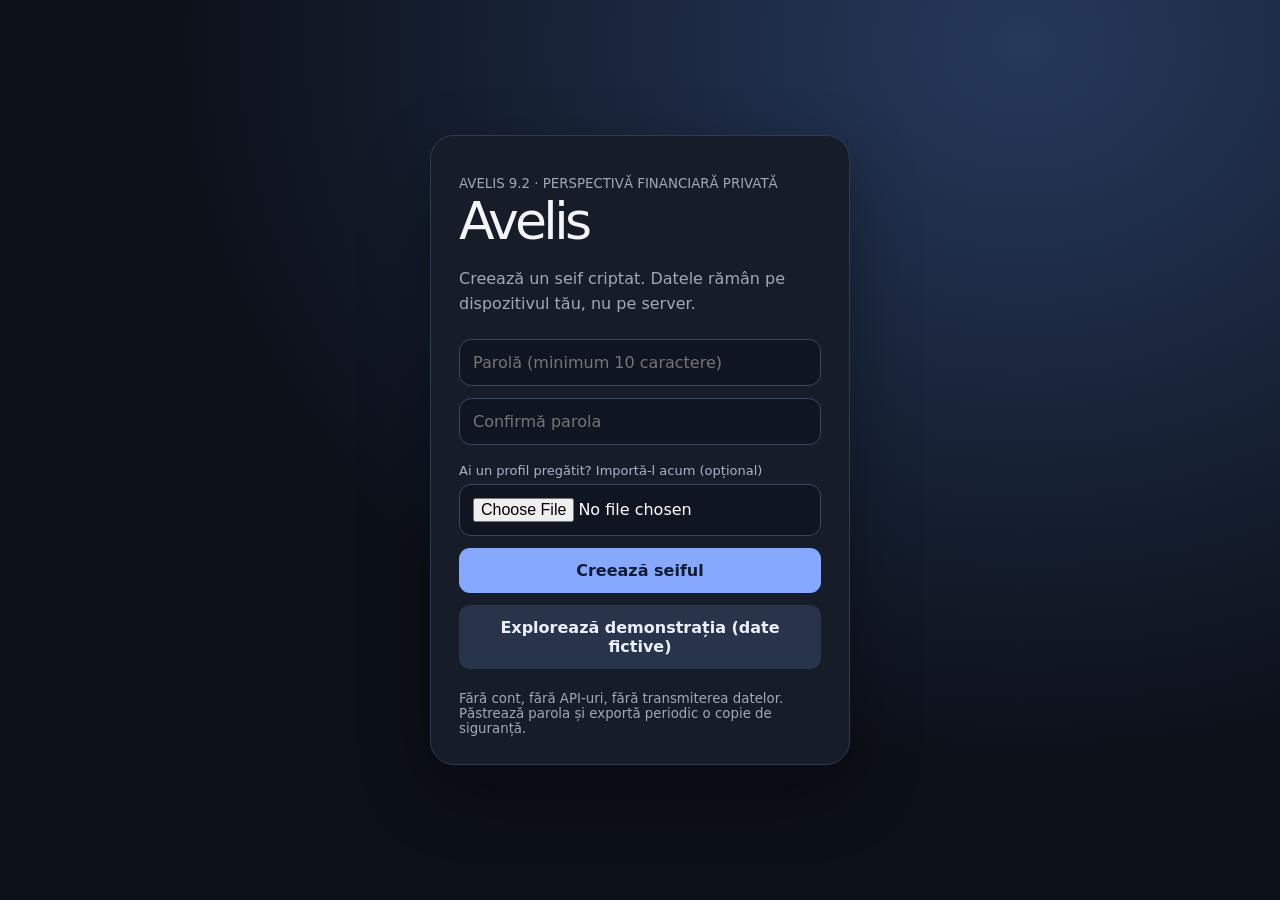
<file: docs/index.html>
<!doctype html><html lang="ro"><head><meta charset="utf-8"><meta http-equiv="Content-Security-Policy" content="default-src 'self'; script-src 'self'; style-src 'self' 'unsafe-inline'; img-src 'self' data: blob:; connect-src 'self'; object-src 'none'; base-uri 'none'; form-action 'none'; worker-src 'self'"><meta name="referrer" content="no-referrer"><meta name="description" content="Avelis — local-first financial planning and transaction analysis."><meta name="viewport" content="width=device-width,initial-scale=1,viewport-fit=cover"><meta name="theme-color" content="#0b1019"><meta name="apple-mobile-web-app-capable" content="yes"><meta name="apple-mobile-web-app-status-bar-style" content="black-translucent"><link rel="apple-touch-icon" href="./icon-192.png"><link rel="manifest" href="./manifest.webmanifest"><link rel="stylesheet" href="./style.css?v=9.2"><title>Avelis</title></head><body><div id="app"><noscript>Activează JavaScript pentru a utiliza Avelis.</noscript></div><script src="./app.js?v=9.2" defer></script><script src="./vault.js?v=9.2" defer></script></body></html>
</file>
<file: docs/style.css>
.avelis-root{color-scheme:dark;--bg:#0a1019;--panel:#121c29;--border:#273647;--muted:#a0b1c4;--text:#edf4fa;--mint:#6ee7bd;--red:#ff9aab;--amber:#ffd191;--blue:#87b9ff}
.avelis-root *{box-sizing:border-box}
.avelis-root{margin:0;background:radial-gradient(ellipse at 85% 0,#152c3c 0,transparent 40%),var(--bg);font:15px/1.55 -apple-system,BlinkMacSystemFont,"Segoe UI",sans-serif;color:var(--text)}
.avelis-root button,.avelis-root input,.avelis-root select,.avelis-root textarea{font:inherit;color:inherit}
.avelis-root button{cursor:pointer;border:1px solid var(--border);border-radius:10px;background:#203244;padding:10px 15px;font-weight:600}
.avelis-root button:hover{background:#2d4357}
.avelis-root button.primary{background:var(--mint);color:#09251e;border:0}
.avelis-root button.danger{color:var(--red)}
.avelis-root button:disabled{opacity:.45;cursor:not-allowed}
.avelis-root input,.avelis-root select,.avelis-root textarea{width:100%;background:#0b1420;border:1px solid #344456;border-radius:9px;padding:10px 12px;min-height:44px}
.avelis-root input[type=checkbox]{width:18px;min-height:18px;accent-color:var(--mint)}
.avelis-root input:focus,.avelis-root select:focus,.avelis-root textarea:focus{outline:2px solid var(--mint);outline-offset:1px}
.avelis-root label{display:block;color:var(--muted);font-size:12px;font-weight:600;letter-spacing:.02em}
.avelis-root label input,.avelis-root label select{display:block;margin-top:5px;font-size:16px;color:var(--text)}
.avelis-root aside{position:fixed;top:0;bottom:0;width:224px;background:#0d1621;border-right:1px solid var(--border);padding:25px 15px;display:flex;flex-direction:column;gap:22px}
.avelis-root .brand{font-size:21px;font-weight:750;letter-spacing:-.06em;padding:0 8px}
.avelis-root .brand em{font-style:normal;color:var(--mint)}
.avelis-root .brand small{display:block;font-size:10px;letter-spacing:.15em;color:var(--muted);font-weight:500}
.avelis-root nav{display:flex;flex-direction:column;gap:5px}
.avelis-root nav button{text-align:left;background:transparent;border-color:transparent;color:var(--muted);font-weight:500}
.avelis-root nav button.active{background:#203244;border-color:#345165;color:var(--mint)}
.avelis-root aside footer{margin-top:auto;font-size:11px;color:var(--muted)}
.avelis-root main{margin-left:224px;padding:35px 4vw 70px;max-width:1650px}
.avelis-root header{display:flex;align-items:center;justify-content:space-between;gap:10px;margin-bottom:25px}
.avelis-root h1{font-size:clamp(26px,3vw,38px);letter-spacing:-.045em;line-height:1.2;margin:0 0 6px}
.avelis-root h2{font-size:19px;letter-spacing:-.02em;margin:0 0 14px}
.avelis-root h3{font-size:15px;margin:0 0 8px}
.avelis-root p{margin:5px 0 15px}
.avelis-root .muted,.avelis-root small{color:var(--muted)}
.avelis-root .tiny{font-size:12px}
.avelis-root .eyebrow{font-size:11px;letter-spacing:.14em;text-transform:uppercase;color:var(--mint);font-weight:700}
.avelis-root .grid{display:grid;gap:14px;grid-template-columns:repeat(auto-fit,minmax(210px,1fr));margin-bottom:16px}
.avelis-root .two{grid-template-columns:repeat(2,minmax(0,1fr))}
.avelis-root .card{background:linear-gradient(150deg,#162333,#111b27);border:1px solid var(--border);border-radius:16px;padding:19px;min-width:0;margin-bottom:15px}
.avelis-root .grid>.card{margin:0}
.avelis-root .metric{font-size:clamp(24px,3vw,33px);font-weight:700;letter-spacing:-.045em;font-variant-numeric:tabular-nums;line-height:1.3;margin:8px 0}
.avelis-root .good{color:var(--mint)}
.avelis-root .bad{color:var(--red)}
.avelis-root .warn{color:var(--amber)}
.avelis-root .row{display:flex;align-items:center;justify-content:space-between;gap:12px;flex-wrap:wrap}
.avelis-root .fields{display:grid;grid-template-columns:repeat(auto-fit,minmax(145px,1fr));gap:13px;margin:12px 0}
.avelis-root .tablewrap{overflow-x:auto}
.avelis-root table{width:100%;border-collapse:collapse;font-size:13px;text-align:left;white-space:nowrap}
.avelis-root th{color:var(--muted);font-size:11px;font-weight:600;text-transform:uppercase;letter-spacing:.04em}
.avelis-root th,.avelis-root td{padding:11px 10px;border-bottom:1px solid var(--border)}
.avelis-root td.num,.avelis-root th.num{text-align:right;font-variant-numeric:tabular-nums}
.avelis-root tr:last-child td{border:0}
.avelis-root .pill{display:inline-block;padding:3px 9px;border-radius:20px;background:#24384a;color:var(--muted);font-size:11px}
.avelis-root .bar{height:9px;border-radius:8px;background:#25384a;overflow:hidden;display:flex;margin:12px 0}
.avelis-root .bar span{height:100%}
.avelis-root .notice{padding:12px 14px;border-left:3px solid var(--amber);background:#382f26;border-radius:5px;color:#ffe0ba;font-size:13px;margin:12px 0}
.avelis-root .line{border-top:1px solid var(--border);margin:12px 0}
.avelis-root .chart{width:100%;height:auto;display:block}
.avelis-root .debt{border:1px solid var(--border);border-radius:12px;padding:15px;margin:12px 0;background:#101b28}
.avelis-root .debt summary{cursor:pointer;list-style:none;display:flex;justify-content:space-between;gap:8px;align-items:center}
.avelis-root .debt summary::-webkit-details-marker{display:none}
.avelis-root .debt summary:after{content:"+";color:var(--muted)}
.avelis-root .debt[open] summary:after{content:"−"}
.avelis-root .check{display:flex;align-items:center;gap:8px;margin:10px 0;color:var(--text);font-size:14px}
.avelis-root .check input{margin:0}
.avelis-root .status{font-size:12px;color:var(--muted)}
.avelis-root .actions{display:flex;gap:8px;flex-wrap:wrap}
.avelis-root .calendar{display:grid;grid-template-columns:repeat(7,minmax(0,1fr));gap:5px}
.avelis-root .day{padding:7px;min-height:66px;border-radius:8px;border:1px solid var(--border);font-size:11px;overflow:hidden}
.avelis-root .day b{display:block;font-size:13px}
.avelis-root .day.negative{background:#3c2631}
.avelis-root .day.positive{background:#15352e}
.avelis-root .dayhead{text-align:center;color:var(--muted);font-size:12px}
.avelis-root .blank{border:0}
.avelis-root .mobile-title{display:none}
.avelis-root #toast{position:fixed;right:15px;bottom:15px;background:#263c4d;padding:10px 16px;border:1px solid var(--border);border-radius:10px;z-index:10;display:none}
.avelis-root a{color:var(--blue)}
@container avelis (max-width:760px){.avelis-root aside{position:sticky;top:0;width:100%;height:auto;padding:12px 12px 7px;gap:7px;z-index:5;background:#0d1621f5;backdrop-filter:blur(20px);border-right:0;border-bottom:1px solid var(--border)}
.avelis-root aside footer{display:none}
.avelis-root nav{flex-direction:row;overflow-x:auto;scrollbar-width:none}
.avelis-root nav button{white-space:nowrap;padding:7px 10px;font-size:13px}
.avelis-root .brand{font-size:18px}
.avelis-root .brand small{display:inline;margin-left:10px}
.avelis-root main{margin:0;padding:20px 14px 50px}
.avelis-root .grid{grid-template-columns:repeat(2,minmax(0,1fr));gap:9px}
.avelis-root .two{grid-template-columns:1fr}
.avelis-root .card{padding:14px;border-radius:13px}
.avelis-root .metric{font-size:25px}
.avelis-root .fields{grid-template-columns:repeat(2,minmax(0,1fr))}
.avelis-root .day{padding:4px;min-height:54px;font-size:9px}
.avelis-root header{align-items:flex-start}
.avelis-root header .status{max-width:85px;text-align:right}
.avelis-root .wide{grid-column:1/-1}}
@container avelis (max-width:365px){.avelis-root .fields{grid-template-columns:1fr}
.avelis-root .metric{font-size:22px}}
@media print{.avelis-root aside,.avelis-root button,.avelis-root #toast{display:none!important}
.avelis-root main{margin:0;color:black;background:white}
.avelis-root .card{background:white;border:1px solid #ddd;color:black}
.avelis-root{background:white;color:black}}
.avelis-root{--bg:#080c14;--panel:#101927;--border:#263448;--text:#f0f5fb;--muted:#98a9bf;--mint:#86a8ff;--red:#ff889d;--amber:#ffd08b;--blue:#c2a9fa;--shadow:0 22px 50px #0003}
.avelis-root{scroll-behavior:smooth}
.avelis-root{background:radial-gradient(ellipse at 90% -10%,#203d4c 0,transparent 42%),radial-gradient(ellipse at 30% 80%,#17223c 0,transparent 50%),var(--bg);background-attachment:fixed;letter-spacing:-.012em}
.avelis-root aside{width:244px;padding:28px 18px;background:#101722d9;backdrop-filter:blur(30px);border-color:#ffffff0e;gap:30px}
.avelis-root .brand{font-size:27px;display:flex;align-items:center;gap:11px;letter-spacing:-.055em}
.avelis-root .brand small{font-size:9px;letter-spacing:.17em;margin-top:2px}
.avelis-root .brand-icon{width:43px;height:43px;border-radius:14px;background:linear-gradient(140deg,#7cecc6,#257a6e);box-shadow:0 7px 25px #54d5b335;display:grid;place-items:center;color:#09271f;flex:none}
.avelis-root .brand-icon svg{width:27px;height:27px}
.avelis-root nav button{display:flex;align-items:center;gap:12px;padding:12px 14px;border-radius:13px;font-size:14px}
.avelis-root nav button svg{width:19px;height:19px;flex:none;stroke-width:1.7}
.avelis-root nav button.active{background:linear-gradient(110deg,#28534891,#1a2e3e70);border:1px solid #86a8ff25;box-shadow:inset 3px 0 #86a8ff;color:#b2f6df}
.avelis-root main{margin-left:244px;max-width:1800px;padding:37px clamp(22px,3.2vw,64px) 70px}
.avelis-root header{margin-bottom:28px}
.avelis-root h1{font-weight:650;font-size:clamp(30px,3.2vw,46px)}
.avelis-root h2{font-weight:650;font-size:19px}
.avelis-root header .status{padding:9px 12px;border:1px solid var(--border);border-radius:30px;background:#ffffff06;white-space:nowrap}
.avelis-root .header-actions{display:flex;gap:8px;align-items:center}
.avelis-root .theme-toggle{padding:8px 13px;border-radius:30px;background:transparent}
.avelis-root .card{position:relative;overflow:hidden;background:linear-gradient(142deg,#ffffff08,#ffffff02),var(--panel);box-shadow:var(--shadow);border:1px solid #a8c7f019;border-radius:22px;padding:22px}
.avelis-root .grid{gap:14px}
.avelis-root .metric{font-weight:650;font-size:clamp(25px,2.6vw,37px)}
.avelis-root .grid>.card:before{content:"";position:absolute;top:0;left:20px;right:20px;height:1px;background:linear-gradient(90deg,transparent,#9cc0e54a,transparent)}
.avelis-root button{border-radius:12px;background:#25364a;color:var(--text);transition:background .18s,transform .18s}
.avelis-root button:active{transform:scale(.98)}
.avelis-root button.primary{background:linear-gradient(135deg,#8bf5ce,#54cba0);box-shadow:0 5px 18px #4bcba328}
.avelis-root input,.avelis-root select,.avelis-root textarea{background:#080f1b90;border-color:#61789655;border-radius:12px}
.avelis-root .debt{background:#ffffff03;border-radius:16px}
.avelis-root .bar{height:12px;border-radius:12px}
.avelis-root .notice{border:1px solid #e7b46e35;background:#b9873413;border-radius:13px;color:var(--amber);border-left:3px solid var(--amber)}
.avelis-root .hero{display:grid;grid-template-columns:minmax(0,1.5fr) minmax(170px,.75fr);gap:24px;align-items:center;padding:30px;min-height:220px;background:radial-gradient(ellipse at 85% 45%,#377d682f,transparent 60%),linear-gradient(120deg,#162d3b,#14212c 65%,#102526);border-color:#78e8b937}
.avelis-root .hero .big{font-size:clamp(42px,6vw,76px);font-weight:610;letter-spacing:-.07em;line-height:1.06;margin:12px 0}
.avelis-root .hero .hero-sub{max-width:540px;color:#a9c5cb}
.avelis-root .hero .orbit{max-width:220px;width:100%;justify-self:center}
.avelis-root .hero .orbit text{fill:#e8f8f2}
.avelis-root .hero .pill{background:#65e8b41a;color:#a6f0d6}
.avelis-root .hero .actions{margin-top:18px}
.avelis-root .hero .actions button:not(.primary){background:#ffffff08}
.avelis-root .chart-shell{position:relative}
.avelis-root .chart-tip{position:absolute;top:10px;right:10px;white-space:pre-line;pointer-events:none;padding:9px 13px;border-radius:12px;background:var(--panel);border:1px solid var(--border);box-shadow:var(--shadow);font-size:12px;display:none;z-index:2}
.avelis-root .chart{touch-action:pan-y;overflow:visible}
.avelis-root .chart text{fill:var(--muted)}
.avelis-root .chart-axis{stroke:var(--border)}
.avelis-root .chart-glow{filter:drop-shadow(0 0 6px #86a8ff55)}
.avelis-root .kicker{font-size:10px;letter-spacing:.18em;color:var(--mint);font-weight:700;text-transform:uppercase}
.avelis-root .syncbox{border:1px solid var(--border);border-radius:14px;padding:15px;margin:10px 0;background:#ffffff04}
.avelis-root .syncbox .row{margin:5px 0}
.avelis-root .bottom-caption{font-size:11px;color:var(--muted)}
.avelis-root .day{min-height:74px;border-radius:12px}
.avelis-root .day.positive{background:#54cba014}
.avelis-root .day.negative{background:#fa77941c}
.avelis-root .tablewrap{border-radius:10px}
.avelis-root .card .row+.row{margin-top:8px}
.avelis-root .mini-nav{display:none}
.avelis-root .progress-row{margin:11px 0}
.avelis-root .progress-row .bar{margin:7px 0}
.avelis-root .fade-in{animation:appear .28s ease-out both}
@keyframes appear{from{opacity:0;transform:translateY(5px)}to{opacity:1;transform:translateY(0)}}
.avelis-root[data-theme=light]{color-scheme:light;--bg:#eef2f7;--panel:#fcfdff;--border:#d9e1ed;--text:#14243a;--muted:#54677c;--mint:#087a58;--red:#b33952;--amber:#905d00;--blue:#2364aa;--shadow:0 12px 35px #24405b0c}
.avelis-root[data-theme=light]{background:radial-gradient(ellipse at 95% 0,#cde8e1,transparent 50%),var(--bg)}
.avelis-root[data-theme=light] aside{background:#f7faffdf;border-color:var(--border)}
.avelis-root[data-theme=light] nav button.active{background:#d9eee6;color:#086748;box-shadow:inset 3px 0 #087a58}
.avelis-root[data-theme=light] button{background:#e9eff7;color:var(--text)}
.avelis-root[data-theme=light] input,.avelis-root[data-theme=light] select,.avelis-root[data-theme=light] textarea{background:#f3f6fa}
.avelis-root[data-theme=light] .hero{background:radial-gradient(ellipse at 85% 45%,#a9e1ca,transparent 70%),#e6f5f0}
.avelis-root[data-theme=light] .hero .orbit text{fill:#16362d}
.avelis-root[data-theme=light] .hero .hero-sub{color:#426b62}
.avelis-root[data-theme=light] .hero .pill{color:#086748}
.avelis-root[data-theme=light] .pill{background:#e5edf4;color:#456079}
.avelis-root[data-theme=light] .bar{background:#e1e8ef}
.avelis-root[data-theme=light] .card{border-color:#dbe4ee}
.avelis-root[data-theme=light] .debt{background:#f7f9fc}
.avelis-root[data-theme=light] #toast{background:#fff}
.avelis-root[data-theme=light] .day.positive{background:#dff2e9}
.avelis-root[data-theme=light] .day.negative{background:#fbe3e9}
@container avelis (max-width:760px){.avelis-root aside{position:sticky;top:0;width:100%;padding:calc(8px + env(safe-area-inset-top)) 15px 9px;gap:9px;background:#101722ec;z-index:6}
.avelis-root .brand{font-size:22px}
.avelis-root .brand-icon{width:31px;height:31px;border-radius:10px}
.avelis-root .brand-icon svg{width:21px;height:21px}
.avelis-root .brand small{display:block;margin:0;font-size:8px}
.avelis-root nav{gap:5px;overflow:auto}
.avelis-root nav button{padding:8px 11px;font-size:12px;gap:5px;flex:none}
.avelis-root nav button svg{width:15px;height:15px}
.avelis-root main{margin:0;padding:19px 13px calc(42px + env(safe-area-inset-bottom))}
.avelis-root header{margin-bottom:16px;gap:5px}
.avelis-root h1{font-size:29px}
.avelis-root header .status{font-size:10px;padding:6px 8px;max-width:100px;white-space:normal}
.avelis-root .header-actions{flex-direction:column;align-items:flex-end;gap:5px}
.avelis-root .theme-toggle{padding:5px 10px;font-size:12px}
.avelis-root .card{border-radius:18px;padding:16px}
.avelis-root .hero{grid-template-columns:1fr;gap:4px;padding:20px}
.avelis-root .hero .big{font-size:52px}
.avelis-root .hero .orbit{display:none}
.avelis-root .hero .hero-sub{font-size:13px}
.avelis-root .hero .actions{margin-top:12px}
.avelis-root .grid{gap:8px}
.avelis-root .grid>.card{padding:13px}
.avelis-root .metric{font-size:25px}
.avelis-root .day{min-height:54px;font-size:9px;padding:3px}
.avelis-root .chart{min-height:125px}
.avelis-root h2{font-size:17px}
.avelis-root .tiny{font-size:11px}
.avelis-root .hero .actions button{font-size:12px;padding:9px 11px}
.avelis-root .fields{gap:8px}
.avelis-root label input,.avelis-root label select{font-size:16px}
.avelis-root #toast{bottom:calc(15px + env(safe-area-inset-bottom));max-width:90vw}}
@media (prefers-reduced-motion:reduce){.avelis-root *,.avelis-root *::before,.avelis-root *::after{animation:none!important;transition:none!important;scroll-behavior:auto!important}}
.avelis-host{height:100%;padding:0!important;overflow:hidden!important;container:avelis / inline-size}.avelis-root{height:100%;overflow:auto;position:relative;isolation:isolate;container:avelis / inline-size;font-family: -apple-system,BlinkMacSystemFont,system-ui,sans-serif;--bg:#101a1b;--panel:#172624;--border:#344840;--text:#edf4ec;--muted:#a9bdb3;--mint:#86a8ff;--blue:#a5c8e6;--red:#f1a2a3;--amber:#e1bc87;background:radial-gradient(ellipse at 90% 0,#274139 0,transparent 50%),var(--bg)}.avelis-root aside{position:sticky;top:0;height:100%;float:left;background:#12201fe8;width:208px;z-index:5}.avelis-root main{margin-left:208px;max-width:1600px;padding:26px 28px 50px}.avelis-root .brand{font-size:29px;font-weight:550;letter-spacing:-.06em}.avelis-root .brand-icon{background:#86a8ff;color:#18342b}.avelis-root .brand small{letter-spacing:.1em}.avelis-root .card{border-radius:19px;box-shadow:0 10px 35px #0002}.avelis-root .hero{background:radial-gradient(ellipse at 90% 55%,#538f6f3d,transparent 65%),linear-gradient(135deg,#244139,#182a2c);border-color:#86a8ff44}.avelis-root #toast{position:sticky;bottom:12px;margin:0 auto;z-index:30;right:auto;left:auto;width:max-content;max-width:95%;transform:none}.avelis-root #view{animation:avelis-in .28s ease both}.avelis-root button{min-height:36px}.avelis-root .chart-tip{white-space:pre-line}.avelis-root .profile-row{display:flex;align-items:center;justify-content:space-between;gap:10px;border-bottom:1px solid var(--border);padding:12px 0}.avelis-root .profile-row:last-child{border:0}.avelis-root .profile-row p{margin:3px 0;font-size:12px}.avelis-root .intelligence-grid{display:grid;grid-template-columns:1fr 1fr;gap:12px}.avelis-root .intelligence-grid>.card{margin:0}.avelis-root .signal{font-size:11px;letter-spacing:.1em;color:var(--mint)}.avelis-root .profile-progress{height:8px;border-radius:9px;overflow:hidden;background:var(--border)}.avelis-root .profile-progress span{display:block;height:100%;background:var(--mint);transition:width .4s}.avelis-root[data-theme=light]{--bg:#edf3ef;--panel:#fff;--border:#d6e2dc;--text:#23382f;--muted:#516d61;--mint:#14744f;background:radial-gradient(ellipse at 90% 0,#cce6d6,transparent 50%),var(--bg)}.avelis-root[data-theme=light] aside{background:#f4faf6}.avelis-root[data-theme=light] .hero{background:linear-gradient(135deg,#d6f0e0,#e9f5ee)}@keyframes avelis-in{from{opacity:0;transform:translateY(7px)}to{opacity:1;transform:translateY(0)}}@container avelis (max-width:900px){.avelis-root aside{width:100%;height:auto;float:none;position:sticky;top:0;display:block;padding:9px 12px;background:#12201fef}.avelis-root aside footer{display:none}.avelis-root nav{display:flex;flex-direction:row;overflow-x:auto;gap:4px;padding-top:7px;scrollbar-width:none}.avelis-root nav button{white-space:nowrap;flex:none;min-height:38px}.avelis-root main{margin:0;padding:16px 12px 44px}.avelis-root .brand{font-size:24px}.avelis-root .brand small{display:none}.avelis-root .intelligence-grid{grid-template-columns:1fr}.avelis-root .grid{grid-template-columns:repeat(2,minmax(0,1fr))}.avelis-root .grid.two{grid-template-columns:1fr}.avelis-root .fields{grid-template-columns:repeat(2,minmax(0,1fr))}.avelis-root .hero{grid-template-columns:1fr}.avelis-root .hero .orbit{display:none}.avelis-root .card{padding:15px}.avelis-root h1{font-size:27px}.avelis-root .metric{font-size:clamp(19px,5vw,27px)}}@container avelis (max-width:420px){.avelis-root .fields{grid-template-columns:1fr}.avelis-root .calendar .day{font-size:9px}.avelis-root .metric{font-size:20px}}@media(prefers-reduced-motion:reduce){.avelis-root #view{animation:none}.avelis-root .profile-progress span{transition:none}}
html,body{margin:0;height:100%;background:#101a1b;font-family:system-ui}body{overflow:hidden}.avelis-root{height:100dvh}.entry{min-height:100dvh;display:grid;place-items:center;padding:24px;box-sizing:border-box;background:radial-gradient(ellipse at 80% 10%,#325247,transparent 60%),#101a1b;color:#e8f4eb}.entry section{width:min(100%,420px);padding:28px;box-sizing:border-box;background:#172624;border:1px solid #375247;border-radius:24px;box-shadow:0 30px 80px #0005}.entry h1{font-size:40px;font-weight:500;letter-spacing:-.07em;margin:0}.entry p{color:#b1c7bb;line-height:1.55}.entry input,.entry button{font:inherit;box-sizing:border-box;width:100%;padding:13px;border-radius:12px;margin:6px 0}.entry input{background:#0d1917;color:white;border:1px solid #456657;font-size:16px}.entry button{background:#86a8ff;color:#18342b;border:0;font-weight:650;cursor:pointer}.entry button.secondary{background:#283e36;color:#dbefe4}.entry small{display:block;color:#b1c7bb;margin-top:12px}.entry #error{color:#ffacac}.avelis-root aside{padding-top:calc(20px + env(safe-area-inset-top))}@media(max-width:900px){.avelis-root aside{padding-top:calc(8px + env(safe-area-inset-top))}.avelis-root main{padding-bottom:calc(40px + env(safe-area-inset-bottom))}}
/* v2: editorial dashboard and bottom navigation */
.avelis-root{--bg:#0b1517;--panel:#142325;--text:#eef3e9;--muted:#9db0ad;--border:#29413f;--mint:#86a8ff;background:radial-gradient(ellipse at 100% 0%,#294c44,transparent 45%),var(--bg)}
.avelis-root .card{background:linear-gradient(135deg,#ffffff06,transparent),var(--panel);border:1px solid var(--border);border-radius:24px}.avelis-root main{max-width:1480px;padding:34px clamp(20px,4vw,64px) 86px}.avelis-root nav button{min-height:52px}.avelis-root #view.fade-in{animation:v2appear .38s cubic-bezier(.2,.7,.2,1) both}
.v2hero{position:relative;isolation:isolate;overflow:hidden;border-radius:30px;padding:32px 34px;margin-bottom:18px;background:radial-gradient(ellipse at 87% 23%,#417b62,transparent 58%),linear-gradient(130deg,#213f39,#162c30 65%,#1c413c);border:1px solid #9edcc74d;box-shadow:0 20px 70px #0004;color:#eef7e9}.v2glow{position:absolute;inset:-40%;background:conic-gradient(from 25deg,transparent 0%,#86a8ff22 12%,transparent 28%,#81adce22 53%,transparent 66%);z-index:-1;animation:v2drift 20s linear infinite;pointer-events:none}.v2hero-main{display:grid;grid-template-columns:1.5fr 1fr;gap:20px;align-items:center}.v2eyebrow{font-size:10px;letter-spacing:.15em;font-weight:750;color:var(--muted);margin-bottom:8px}.v2hero .v2eyebrow{color:#bbd9cc}.v2balance{font-size:clamp(36px,5.6vw,75px);font-weight:550;letter-spacing:-.075em;line-height:1.06;font-variant-numeric:tabular-nums;margin:10px 0 15px;overflow-wrap:anywhere}.v2hero p{color:#c0d8cf}.v2ring{width:min(100%,176px);aspect-ratio:1;border-radius:50%;justify-self:center;display:grid;place-items:center;background:conic-gradient(#9df0c9 var(--pct),#ffffff15 0);padding:9px;box-shadow:0 0 45px #9df0c91c}.v2ring>div{height:100%;width:100%;border-radius:50%;background:#20403a;display:grid;align-content:center;justify-items:center;padding:8px;text-align:center}.v2ring b{font-size:45px;line-height:1.1}.v2ring span,.v2ring small{font-size:11px;color:#c0d8cf}.v2herofoot{display:grid;grid-template-columns:1fr 1fr;gap:16px;margin-top:24px;padding-top:19px;border-top:1px solid #ffffff22}.v2herofoot small,.v2event small,.v2presets small{display:block;font-size:12px;color:var(--muted)}.v2herofoot small{color:#bbd9cc}.v2herofoot strong{display:block;font-size:clamp(18px,2vw,28px);font-weight:550;margin-top:5px}.v2quickgrid{display:grid;grid-template-columns:1fr 1fr auto;gap:12px;align-items:end}.v2quickgrid button{min-height:44px}.v2quick p{margin:8px 0 0}.v2insight{display:flex;align-items:center;gap:16px;margin:0 0 18px;padding:19px 22px;border-radius:22px;border:1px solid #83d7b83d;background:linear-gradient(120deg,#37685242,#82d4ad0a)}.v2insight>div{flex:1;min-width:0}.v2insight h2{margin:3px 0}.v2insight p{margin:0;color:var(--muted);font-size:13px}.v2insight small{font-size:10px;letter-spacing:.12em;color:var(--mint)}.v2spark{display:grid;place-items:center;background:#86a8ff25;color:var(--mint);border-radius:18px;width:52px;height:52px;font-size:29px;flex:none}.v2columns{display:grid;grid-template-columns:1.35fr 1fr;gap:14px;align-items:start}.v2chart .chart-glow{stroke-dasharray:1200;animation:v2draw .9s ease-out both}.v2event{display:grid;grid-template-columns:68px minmax(0,1fr) auto;gap:10px;align-items:center;border-bottom:1px solid var(--border);padding:13px 0}.v2event:last-child{border:0}.v2event b{font-size:13px;overflow-wrap:anywhere}.v2event strong{font-size:14px;font-variant-numeric:tabular-nums;white-space:nowrap}.v2date{color:var(--muted);font-size:11px;background:#86a8ff12;border-radius:10px;padding:8px;text-align:center}.v2flow{display:flex;min-height:14px;gap:3px;border-radius:12px;overflow:hidden;background:var(--border);margin:18px 0}.v2flow i{transition:flex .4s ease;min-width:0}.v2line{padding:7px 0;border-bottom:1px solid var(--border);font-size:13px}.v2links{display:flex;flex-wrap:wrap;gap:8px;margin:14px 0}.v2links .selected{background:var(--mint);color:#0a2520;border-color:transparent}.v2presets{display:grid;grid-template-columns:repeat(4,minmax(0,1fr));gap:8px;margin:0 0 18px}.v2presets button{text-align:left;min-height:76px;background:var(--panel);border-radius:18px}.v2presets b{display:block}.v2intro h2{font-size:clamp(24px,3vw,38px);line-height:1.12;letter-spacing:-.04em}.avelis-root button:focus-visible{outline:2px solid var(--mint);outline-offset:3px}.entry h1{font-size:56px}.entry section{border-radius:30px}
@keyframes v2appear{from{opacity:0;transform:translateY(8px)}to{opacity:1;transform:translateY(0)}}@keyframes v2drift{to{transform:rotate(360deg)}}@keyframes v2draw{from{stroke-dashoffset:1200}to{stroke-dashoffset:0}}
@media(max-width:900px){.avelis-root aside{position:sticky;top:0;height:auto;width:100%;float:none;padding:calc(10px + env(safe-area-inset-top)) 18px 10px;display:block;background:#142523f2;z-index:6}.avelis-root nav{position:fixed;bottom:0;left:0;right:0;top:auto;display:grid;grid-template-columns:repeat(4,1fr);padding:7px 9px calc(7px + env(safe-area-inset-bottom));gap:5px;background:#132423f5;backdrop-filter:blur(24px);border-top:1px solid #9dd7c32c;overflow:visible;z-index:20}.avelis-root nav button{flex-direction:column;gap:3px;justify-content:center;min-height:51px;padding:7px 4px;border-radius:15px;font-size:11px}.avelis-root nav button svg{width:22px;height:22px}.avelis-root nav button.active{box-shadow:none}.avelis-root main{margin:0;padding:18px 15px calc(108px + env(safe-area-inset-bottom))}.avelis-root header .status{display:none}.avelis-root .card{border-radius:21px;padding:17px}.v2hero{padding:21px 18px;border-radius:26px}.v2hero-main{grid-template-columns:minmax(0,1fr) 104px;gap:10px}.v2balance{font-size:clamp(34px,9vw,54px)}.v2ring{padding:6px}.v2ring b{font-size:30px}.v2ring span,.v2ring small{font-size:9px}.v2herofoot{gap:10px;margin-top:18px}.v2herofoot strong{font-size:19px}.v2herofoot small{font-size:10px}.v2quickgrid{grid-template-columns:1fr 1fr;gap:8px}.v2quickgrid>button{grid-column:1/-1}.v2columns{grid-template-columns:1fr;gap:0}.v2presets{grid-template-columns:1fr 1fr}.v2insight{padding:15px;gap:10px}.v2spark{width:38px;height:38px;font-size:22px}.v2insight button{padding:8px;min-width:42px}.v2insight h2{font-size:16px}.v2event{grid-template-columns:60px minmax(0,1fr) auto;gap:8px}.avelis-root #toast{bottom:calc(80px + env(safe-area-inset-bottom));z-index:40}.avelis-root[data-theme=light] nav,.avelis-root[data-theme=light] aside{background:#eff6f3f5}}
@media(prefers-reduced-motion:reduce){.v2glow,.v2chart .chart-glow,.avelis-root #view.fade-in{animation:none!important}}

.v2chart .chart-glow{stroke-dasharray:none;animation:v2reveal .8s cubic-bezier(.25,.7,.2,1) both}@keyframes v2reveal{from{clip-path:inset(0 100% 0 0)}to{clip-path:inset(0 0 0 0)}}@media(prefers-reduced-motion:reduce){.v2chart .chart-glow{animation:none!important}}

/* Avelis v3: rich data surfaces and responsive controls */
.v3banner{position:relative;overflow:hidden;padding:28px 30px;border:1px solid #86a8ff35;border-radius:26px;background:radial-gradient(ellipse at 100% 0%,#4c7d6455,transparent 60%),linear-gradient(140deg,#1b3837,#152b30);color:#eef7e9;margin-bottom:18px;box-shadow:0 16px 50px #0003}
.v3banner small,.v3answer small{font-size:10px;letter-spacing:.16em;color:#86a8ff;font-weight:700}.v3banner h2{font-size:clamp(26px,4vw,48px);line-height:1.06;letter-spacing:-.055em;margin:12px 0}.v3banner p{color:#c0d8cf;max-width:50ch;margin-bottom:0}.v3tx{display:grid;grid-template-columns:minmax(0,1fr) auto minmax(125px,.45fr);align-items:center;gap:12px;border-bottom:1px solid var(--border);padding:12px 0}.v3tx b,.v3tx small{display:block;overflow-wrap:anywhere}.v3tx small{font-size:11px;color:var(--muted)}.v3tx select{font-size:13px!important;min-width:0}.v3suggest{display:flex;flex-wrap:wrap;gap:8px;margin-bottom:16px}.v3suggest button{font-size:13px;border-radius:50px;background:#86a8ff12;border-color:#86a8ff33}.v3answer{padding:20px;border-radius:20px;margin-top:16px;background:linear-gradient(130deg,#86a8ff1c,#c2a9fa10);border:1px solid #86a8ff44;animation:v2appear .3s ease-out both}.v3answer p{font-size:16px;line-height:1.65;margin:8px 0}.avelis-root #view>section,.avelis-root #view>.card{animation:v2appear .35s cubic-bezier(.2,.7,.2,1) both}.avelis-root #view>.card:nth-child(2){animation-delay:.04s}.avelis-root #view>.card:nth-child(3){animation-delay:.07s}.avelis-root .v2flow{height:16px;box-shadow:inset 0 1px 3px #0003}.avelis-root .v2flow i{animation:v3flow .55s ease-out both;transform-origin:left}.avelis-root .v2presets button:hover,.avelis-root .v3suggest button:hover{transform:translateY(-2px);border-color:var(--mint)}.avelis-root button{touch-action:manipulation}.avelis-root .v2balance{font-feature-settings:"tnum";animation:v2appear .35s ease-out both}.avelis-root .v2event:active{background:#86a8ff0a}@keyframes v3flow{from{transform:scaleX(0)}to{transform:scaleX(1)}}@media(max-width:900px){.v3banner{padding:20px 18px;border-radius:23px}.v3tx{grid-template-columns:minmax(0,1fr) auto;gap:6px}.v3tx select{grid-column:1/-1;font-size:16px!important}.v3tx b{font-size:13px}.v3suggest button{font-size:12px}.v3answer{padding:15px}.avelis-root .v2links button{min-height:44px}}@media(prefers-reduced-motion:reduce){.avelis-root *,.avelis-root *::before,.avelis-root *::after{animation:none!important;transition:none!important}}

.v3storage{position:fixed;bottom:90px;left:12px;right:12px;z-index:1000;padding:14px;background:#592b32;color:#fff1f2;border-radius:12px;box-shadow:0 12px 36px #0008;font-size:13px}.v3storage[hidden]{display:none!important}

.v3heat{display:grid;grid-template-columns:repeat(7,minmax(0,1fr));gap:7px;margin:14px 0}.v3heat>div{aspect-ratio:1.2;display:grid;align-content:center;justify-items:center;gap:2px;border:1px solid var(--border);border-radius:12px;color:var(--text);font-size:13px}.v3heat>div b{font-weight:600}.v3heat>div span{font-size:10px;color:var(--muted)}.v3heat .danger{background:#b4475935;border-color:#f1a2a355}.v3heat .caution{background:#e6c58c20;border-color:#e6c58c45}.v3heat .safe{background:#86a8ff17;border-color:#86a8ff40}.v3heat .unknown{background:#ffffff05}.v3legend{display:flex;flex-wrap:wrap;gap:12px;font-size:11px;color:var(--muted)}.v3legend span:nth-child(1){color:var(--red)}.v3legend span:nth-child(2){color:var(--amber)}.v3legend span:nth-child(3){color:var(--mint)}.v3cat .v2flow{height:8px;margin:5px 0 14px}.v3cat .row{font-size:12px}

/* 4.0 — quieter, editorial layout with responsive hierarchy */
.avelis-root{--bg:#0b1418;--panel:#132328;--border:#2b4147;--muted:#a3b6b8;--text:#eef5ef;--mint:#a9e8c7;background:radial-gradient(ellipse at 85% -5%,#254b46 0,transparent 46%),var(--bg)}
.avelis-root[data-theme=light]{--bg:#eef4f0;--panel:#fff;--border:#d4e2dc;--muted:#516963;--text:#182e28;--mint:#126c51;background:radial-gradient(ellipse at 85% 0%,#c8e5d6,transparent 55%),var(--bg)}
.avelis-root main{max-width:1450px;padding-top:30px}.avelis-root .card{border-radius:25px;padding:23px;box-shadow:0 16px 38px #00000014}.v4mast{display:flex;justify-content:space-between;align-items:center;font-size:10px;letter-spacing:.15em;color:var(--muted);margin:0 2px 12px}.v4hero{isolation:isolate;position:relative;overflow:hidden;border-radius:32px;background:linear-gradient(130deg,#203f3c,#193036 65%,#244a44);border:1px solid #a9e8c742;box-shadow:0 20px 55px #0003;padding:32px 35px;margin:0 0 20px;color:#f1f9ef}.v4aurora{position:absolute;inset:-70%;z-index:-1;pointer-events:none;background:conic-gradient(from 60deg,transparent 0 20%,#80d8ad2a 31%,transparent 43%,#c2a9fa18 62%,transparent 77%);animation:v2drift 28s linear infinite}.v4hero-top{display:flex;justify-content:space-between;gap:12px;align-items:center}.v4eyebrow{font-size:10px;font-weight:720;letter-spacing:.17em;color:var(--muted)}.v4hero .v4eyebrow{color:#b6d8c8}.v4tag{font-size:11px;border:1px solid #b7e4ce3c;padding:6px 10px;border-radius:99px;color:#d5e9df}.v4amount{font-size:clamp(47px,7vw,88px);font-weight:510;letter-spacing:-.075em;font-variant-numeric:tabular-nums;line-height:1.08;margin:24px 0 8px;overflow-wrap:anywhere}.v4desc{color:#c0d9d0;font-size:13px}.v4hero-grid{display:grid;grid-template-columns:1fr 1fr 1.15fr;gap:18px;border-top:1px solid #d4efe02b;margin-top:25px;padding-top:22px}.v4hero-grid div{min-width:0}.v4hero-grid small,.v4hero-grid span{display:block;color:#bfd5cf;font-size:11px}.v4hero-grid strong{display:block;font-size:clamp(21px,3vw,35px);font-weight:520;letter-spacing:-.05em;margin:6px 0;overflow-wrap:anywhere}.v4hero-actions{display:flex;gap:10px;flex-wrap:wrap;margin-top:24px}.avelis-root .v4hero button:not(.primary){background:#ffffff12;color:#eaf5ee;border-color:#ffffff20}.v4hero .primary{color:#0a2520}.v4next{display:flex;align-items:center;gap:16px;border:1px solid var(--border);border-radius:24px;padding:18px 22px;margin-bottom:18px;background:linear-gradient(115deg,#86a8ff16,transparent),var(--panel)}.v4next>div:nth-child(2){flex:1;min-width:0}.v4orb{width:48px;height:48px;display:grid;place-items:center;background:#86a8ff1c;border-radius:16px;color:var(--mint);font-size:25px;flex:none}.v4next small{color:var(--mint);font-size:10px;letter-spacing:.12em}.v4next h2{margin:4px 0;font-size:18px}.v4next p{margin:0;color:var(--muted);font-size:13px}.v4grid{display:grid;grid-template-columns:1.3fr 1fr;gap:15px;align-items:start}.v4chart .chart-glow{animation:v2reveal .8s ease both}.v4chartstats{display:grid;grid-template-columns:1fr 1fr;gap:12px}.v4chartstats small,.v4chartstats b{display:block}.v4chartstats small{font-size:11px;color:var(--muted)}.v4chartstats b{font-size:22px;font-weight:550;letter-spacing:-.04em}.v4welcome{max-width:680px;padding:30px;background:var(--panel);border:1px solid var(--border);border-radius:28px}.v4welcome h2{font-size:clamp(30px,4vw,48px);letter-spacing:-.055em;font-weight:550;line-height:1.1}.v4welcome p{color:var(--muted)}.v4welcome label{margin:16px 0}.v4welcome input{font-size:24px!important}.v4steps{display:flex;gap:10px;margin:18px 0}.v4steps button{min-width:42px;border-radius:50%;aspect-ratio:1}.v4steps button.current{background:var(--mint);color:var(--bg)}.v4pair{display:flex;align-items:center;gap:12px;justify-content:space-between;padding:12px 0;border-bottom:1px solid var(--border)}.v4pair small{display:block;overflow-wrap:anywhere;font-size:11px}.v4cat .v2flow{height:9px;margin:5px 0 15px}.v4demo{display:flex;align-items:center;justify-content:space-between;gap:8px;padding:8px 12px;background:#86a8ff15;border:1px solid var(--border);border-radius:13px;font-size:11px;margin-bottom:12px;color:var(--muted)}.v4hero,.v4next,.v4welcome{animation:v2appear .4s cubic-bezier(.2,.7,.2,1) both}
@media(max-width:900px){.avelis-root main{padding-top:14px}.avelis-root .card{padding:17px;border-radius:23px}.v4hero{padding:22px 18px;border-radius:28px}.v4amount{font-size:clamp(44px,11vw,68px);margin-top:19px}.v4hero-grid{grid-template-columns:1fr 1fr;gap:12px;padding-top:17px;margin-top:19px}.v4hero-grid>div:last-child{grid-column:1/-1;border-top:1px solid #d4efe020;padding-top:12px}.v4hero-grid strong{font-size:23px}.v4hero-grid span{font-size:10px}.v4hero-actions button{flex:1;min-height:44px}.v4next{padding:14px;gap:10px}.v4orb{width:36px;height:36px;font-size:20px}.v4next h2{font-size:15px}.v4next p{font-size:11px}.v4next button{font-size:12px;padding:8px;min-width:44px}.v4grid{grid-template-columns:1fr;gap:0}.v4welcome{padding:21px}.v4pair button{flex:none}.avelis-root nav{border-radius:20px 20px 0 0;box-shadow:0 -10px 30px #0002}.v4tag{font-size:9px;white-space:normal}}
@media(prefers-reduced-motion:reduce){.v4aurora,.v4hero,.v4next,.v4welcome,.v4chart .chart-glow{animation:none!important}}

@media(max-width:900px){.avelis-root aside{backdrop-filter:none;-webkit-backdrop-filter:none}.avelis-root nav{-webkit-backdrop-filter:blur(24px);backdrop-filter:blur(24px)}}

/* AVELIS 5 — GRAPHITE / LIME. Independent visual system. */
.avelis-root{--bg:#0d0f14;--panel:#171a21;--border:#2b303a;--text:#f3f5f8;--muted:#a1a9b7;--mint:#86a8ff;--red:#ff9e9b;--amber:#e4b77d;--blue:#c2a9fa;--shadow:0 18px 48px #0003;background:var(--bg);font:15px/1.5 -apple-system,BlinkMacSystemFont,system-ui,sans-serif;letter-spacing:-.01em}
.avelis-root[data-theme=light]{--bg:#f2f4f9;--panel:#fff;--border:#dfe2dc;--text:#20283b;--muted:#59635e;--mint:#3658a6;--red:#b14242;--amber:#805e22;--blue:#5953a6;background:var(--bg)}
.avelis-root aside{background:#101219;border-right:1px solid var(--border);width:218px;padding:34px 16px;gap:44px}.avelis-root main{margin-left:218px;max-width:1500px;padding:32px clamp(22px,3.2vw,54px) 70px}.avelis-root .brand{font-size:26px;font-weight:650;color:var(--text);letter-spacing:-.065em}.avelis-root .brand-icon{background:#86a8ff;color:#111b34;border-radius:13px;box-shadow:none;width:38px;height:38px}.avelis-root .brand small{font-size:8px;color:var(--muted)}.avelis-root nav button{border:0;background:transparent;padding:13px 14px;color:var(--muted);min-height:48px;border-radius:11px}.avelis-root nav button.active{color:#c9d8ff;background:#202b43;box-shadow:none;border:0}.avelis-root header{margin-bottom:20px}.avelis-root h1{font-size:clamp(27px,3vw,42px);font-weight:620;letter-spacing:-.055em}.avelis-root h2{font-weight:630;letter-spacing:-.04em;font-size:19px}.avelis-root .eyebrow{color:var(--muted);font-size:9px;letter-spacing:.19em}.avelis-root .card{background:var(--panel);border:1px solid var(--border);border-radius:20px;padding:22px;box-shadow:none}.avelis-root .card .card{background:var(--bg)}.avelis-root .grid>.card:before{display:none}.avelis-root button{background:#232831;border:1px solid #353c48;border-radius:10px;font-weight:550;transition:transform .18s,background .18s,border-color .18s}.avelis-root button:hover{background:#2e3540}.avelis-root button.primary{background:#86a8ff;color:#111b34;border:1px solid #86a8ff;box-shadow:none}.avelis-root .theme-toggle{background:transparent}.avelis-root input,.avelis-root select,.avelis-root textarea{background:#0f1218;border-color:var(--border);border-radius:10px}.avelis-root .debt{background:var(--bg);border-radius:12px}.avelis-root .pill{background:#242a33;color:var(--muted)}.avelis-root .bar,.avelis-root .v2flow{background:#2a303a}.avelis-root .v4eyebrow,.avelis-root .v2eyebrow,.avelis-root .kicker,.avelis-root .signal{color:var(--muted);font-size:10px;letter-spacing:.12em}.av5-date{display:flex;justify-content:space-between;color:var(--muted);font-size:11px;margin:0 2px 12px;gap:10px}.avelis-root .av5-hero{border-radius:24px;padding:25px 28px 16px;color:#f1f4f7;background:linear-gradient(125deg,#20283b,#13171e 64%);border:1px solid #37435c;box-shadow:none;overflow:hidden}.av5-light{position:absolute;inset:-10% -5% 25% 40%;pointer-events:none;background:radial-gradient(ellipse at 90% 10%,#86a8ff20,transparent 70%);z-index:-1;animation:av5breath 9s ease-in-out infinite alternate}.av5-hero .v4eyebrow{color:#adb7cc}.av5-hero .v4tag{border-color:#46536c;color:#c7d1e4;font-size:10px}.av5-hero .v4amount{font-size:clamp(44px,6vw,77px);font-weight:540;letter-spacing:-.075em;margin:17px 0 4px;color:#f4f7f5}.av5-hero-meta{display:flex;justify-content:space-between;align-items:center;gap:12px;color:#aab5c8;font-size:12px;margin-bottom:24px}.av5-plothead{display:flex;justify-content:space-between;align-items:end;gap:14px;padding-top:17px;border-top:1px solid #ffffff13}.av5-plothead small,.av5-plothead b{display:block}.av5-plothead small{font-size:9px;letter-spacing:.14em;color:#aab5c8}.av5-plothead b{font-size:26px;font-weight:550;letter-spacing:-.055em;color:#86a8ff;margin-top:4px}.av5-range{display:flex;border:1px solid #ffffff1b;border-radius:10px;background:#0d1015;padding:3px;gap:3px}.avelis-root .av5-range button{min-width:44px;min-height:34px;border:0;background:transparent;border-radius:7px;color:#afb8c2;font-size:12px;padding:5px 8px}.avelis-root .av5-range button.selected{background:#86a8ff;color:#111b34}.av5-hero .chart{width:100%;height:clamp(180px,25vw,290px);overflow:visible}.av5-hero .chart text{fill:#aab5c8}.av5-hero .chart-axis{stroke:#ffffff18}.av5-chartcaption{display:flex;justify-content:space-between;gap:6px;font-size:11px;color:#aab5c8}.av5-metrics{display:grid;grid-template-columns:repeat(3,minmax(0,1fr));gap:12px;margin:0 0 16px}.av5-metrics>div{position:relative;border:1px solid var(--border);background:var(--panel);padding:16px 17px;border-radius:16px;min-width:0}.av5-metrics small,.av5-metrics b,.av5-metrics span:not(.av5-minicon){display:block}.av5-metrics small{color:var(--muted);font-size:11px;margin:0 22px 6px 0}.av5-metrics b{font-size:clamp(20px,2.7vw,32px);font-weight:570;letter-spacing:-.055em;overflow-wrap:anywhere;line-height:1.12}.av5-metrics span:not(.av5-minicon){font-size:10px;color:var(--muted);margin-top:7px}.av5-minicon{position:absolute;right:13px;top:13px;color:var(--mint);font-size:17px}.avelis-root .v4next{background:var(--panel);border:1px solid var(--border);border-left:3px solid var(--mint);border-radius:16px;padding:17px}.avelis-root .v4orb{background:#86a8ff13;color:var(--mint)}.av5-grid{display:grid;grid-template-columns:repeat(2,minmax(0,1fr));gap:14px;align-items:start}.av5-ringwrap{display:grid;grid-template-columns:155px minmax(0,1fr);gap:18px;align-items:center;margin:12px 0}.av5-donut{width:100%;height:auto;animation:av5appear .6s ease both}.av5-donut text{fill:var(--text)}.av5-donut .av5-ringlabel{font-size:9px;letter-spacing:1.6px;fill:var(--muted)}.av5-donut .av5-ringnumber{font-size:20px;font-weight:650;letter-spacing:-1px}.av5-ringlegend{display:grid;gap:10px}.av5-ringlegend>div{display:grid;grid-template-columns:8px minmax(0,1fr) auto;gap:7px;align-items:center;font-size:12px}.av5-ringlegend i{height:8px;border-radius:2px}.av5-ringlegend span{color:var(--muted);overflow-wrap:anywhere}.av5-ringlegend b{font-weight:600;white-space:nowrap}.av5-shortcuts{display:grid;grid-template-columns:repeat(4,minmax(0,1fr));gap:10px;margin:8px 0 15px}.av5-shortcuts button{min-height:48px;text-align:left}.avelis-root .v2hero,.avelis-root .v3banner{background:linear-gradient(120deg,#212a3d,#171a22);color:#f3f5f8;border-color:#414b65;box-shadow:none}.avelis-root .v2hero .v2eyebrow,.avelis-root .v3banner small{color:#86a8ff}.avelis-root .v2hero p,.avelis-root .v3banner p{color:#aab5c8}.avelis-root .v2event{grid-template-columns:65px minmax(0,1fr) auto;padding:11px 0}.avelis-root .v2date{background:#272c36;color:var(--muted)}.avelis-root .v2presets button{background:var(--panel);border-color:var(--border)}.avelis-root .chart-glow{filter:none}.avelis-root .av5-trace{animation:av5trace .7s cubic-bezier(.2,.7,.2,1) both;stroke-dasharray:none}.avelis-root .chart-tip{background:#232831;border:1px solid #3c444f;color:#eef1f4}.avelis-root .v3heat .safe{background:#86a8ff19;border-color:#86a8ff38}.avelis-root .v3heat .caution{background:#e4b77d19}.avelis-root .v3heat .danger{background:#ff9e9b1c}.avelis-root .v3answer{background:#86a8ff0d;border-color:#86a8ff2e}.avelis-root .v3suggest button{background:#242a33;border-color:var(--border)}.avelis-root .v4welcome{border-radius:20px}.avelis-root .v4steps button.current{background:var(--mint);color:var(--bg)}.avelis-root[data-theme=light] aside{background:#f8f9fc}.avelis-root[data-theme=light] nav button.active{background:#e5ebff;color:#344d9e}.avelis-root[data-theme=light] button:not(.primary){background:#f1f3ef;border-color:var(--border);color:var(--text)}.avelis-root[data-theme=light] input,.avelis-root[data-theme=light] select,.avelis-root[data-theme=light] textarea{background:#f6f7f4}.avelis-root[data-theme=light] .v2date,.avelis-root[data-theme=light] .pill{background:#ecf0eb}.avelis-root[data-theme=light] .av5-range button{background:transparent;color:#afb8c2;border:0}.avelis-root[data-theme=light] .av5-range button.selected{background:#86a8ff;color:#111b34}.entry{background:radial-gradient(ellipse at 80% 5%,#26395c,transparent 60%),#0d0f14;color:#f3f5f8}.entry section{background:#171a21;border:1px solid #323842;border-radius:24px;box-shadow:0 26px 70px #0005}.entry input{background:#0f1218;border:1px solid #3a424d}.entry button{background:#86a8ff;color:#111b34;border-radius:11px}.entry button.secondary{background:#262d35;color:#f3f5f8}.entry small,.entry p{color:#a1a9b7}.entry h1{font-size:52px;letter-spacing:-.07em}
@keyframes av5trace{from{clip-path:inset(0 100% 0 0)}to{clip-path:inset(0 0 0 0)}}@keyframes av5appear{from{opacity:0;transform:scale(.96)}to{opacity:1;transform:scale(1)}}@keyframes av5breath{to{transform:translate(-7%,8%) scale(1.07);opacity:.65}}
@media(max-width:900px){.avelis-root aside{width:100%;height:auto;float:none;position:sticky;top:0;padding:calc(8px + env(safe-area-inset-top)) 16px 9px;background:#101219f5;border-right:0;border-bottom:1px solid #ffffff0a;backdrop-filter:none;-webkit-backdrop-filter:none}.avelis-root .brand{font-size:23px}.avelis-root .brand-icon{width:30px;height:30px;border-radius:9px}.avelis-root nav{position:fixed;bottom:0;left:0;right:0;background:#14171ef5;border-top:1px solid #ffffff15;border-radius:0;padding:6px 10px calc(6px + env(safe-area-inset-bottom));gap:4px;box-shadow:0 -8px 28px #0003}.avelis-root nav button{border-radius:12px;min-height:50px;padding:5px;font-size:10px}.avelis-root nav button.active{background:#202b43;color:#c9d8ff}.avelis-root main{margin:0;padding:15px 14px calc(102px + env(safe-area-inset-bottom))}.avelis-root header{margin-bottom:13px}.avelis-root h1{font-size:32px}.avelis-root header .muted{font-size:12px}.avelis-root .card{padding:16px;border-radius:18px}.avelis-root .av5-hero{padding:17px 16px 14px;border-radius:22px}.av5-hero .v4amount{font-size:clamp(42px,11vw,64px);margin:13px 0 3px}.av5-hero-meta{margin-bottom:17px;gap:6px;font-size:10px}.av5-hero-meta button{font-size:11px;padding:8px 10px;min-height:40px}.av5-plothead{padding-top:14px}.av5-plothead b{font-size:23px}.av5-hero .chart{height:auto;min-height:125px;aspect-ratio:600/236}.av5-hero .chart text{font-size:15px}.av5-chartcaption{font-size:10px}.av5-metrics{grid-template-columns:repeat(3,minmax(0,1fr));gap:6px;margin-bottom:12px}.av5-metrics>div{padding:11px 9px;border-radius:12px}.av5-metrics small{font-size:9px;margin-right:0;padding-top:17px}.av5-metrics b{font-size:clamp(16px,4.5vw,21px)}.av5-metrics span:not(.av5-minicon){font-size:9px}.av5-minicon{top:7px;left:9px;right:auto;font-size:13px}.avelis-root .v4next{padding:12px;gap:9px}.av5-grid{grid-template-columns:1fr;gap:0}.av5-ringwrap{grid-template-columns:115px minmax(0,1fr);gap:9px}.av5-ringlegend>div{font-size:11px}.av5-shortcuts{grid-template-columns:1fr 1fr}.av5-shortcuts button{font-size:12px}.avelis-root .v2event{grid-template-columns:57px minmax(0,1fr) auto;gap:7px}.avelis-root[data-theme=light] nav{background:#f5f7fbf5}.avelis-root[data-theme=light] nav button.active{background:#e5ebff;color:#344d9e}.avelis-root[data-theme=light] nav button:not(.active){background:transparent;border:0}}
@media(prefers-reduced-motion:reduce){.av5-light,.av5-donut,.avelis-root .av5-trace{animation:none!important}}

/* Align all chart text and range selectors on narrow screens. */
@media(max-width:420px){.av5-ringwrap{grid-template-columns:98px minmax(0,1fr)}.av5-ringlegend>div{font-size:10px}.av5-range button{min-width:38px!important}.av5-plothead b{font-size:21px}.av5-hero .chart text{font-size:15px}}

/* Avelis 6: midnight / cobalt / lavender */
.avelis-root{--bg:#0c1018;--panel:#161d29;--border:#303b4e;--text:#f2f5fc;--muted:#a5b0c3;--mint:#86a8ff;--blue:#c2a9fa;--red:#ff9e9b;--amber:#e4b77d;background:radial-gradient(ellipse at 85% -10%,#26375270,transparent 55%),var(--bg)}
.avelis-root[data-theme=light]{--bg:#f0f3f9;--panel:#fff;--border:#dbe1ed;--text:#1b263d;--muted:#59677c;--mint:#3658a6;--blue:#7456b0;background:var(--bg)}.avelis-root .good{color:#86a8ff}.avelis-root[data-theme=light] .good{color:#3658a6}.avelis-root aside{background:#101621}.avelis-root nav button.active{background:#24314d;color:#dce5ff}.avelis-root .av5-hero{background:radial-gradient(ellipse at 90% 10%,#344a765f,transparent 65%),linear-gradient(125deg,#202b40,#141a29 70%);border-color:#3c4c69}.avelis-root .v2hero,.avelis-root .v3banner{background:linear-gradient(135deg,#242f46,#151c29);border-color:#384965}.avelis-root .card{background:linear-gradient(155deg,#ffffff03,transparent),var(--panel)}.avelis-root .v4next{background:var(--panel);border-color:var(--border);border-left:3px solid var(--mint)}.avelis-root .v3heat .safe{background:#86a8ff18;border-color:#86a8ff3a}.avelis-root .v4orb{background:#86a8ff16}.avelis-root .v3answer{background:#86a8ff0d;border-color:#86a8ff2f}.avelis-root .av5-range button.selected{background:#86a8ff;color:#101a30}.avelis-root .av5-hero .chart text{fill:#adb8ce}.avelis-root .av5-plothead b{color:#a9c1ff}.avelis-root .notice{background:#e4b77d12;color:var(--amber);border-color:#e4b77d42}.avelis-root .av5-metrics>div{background:var(--panel)}.avelis-root .v2date{background:#252e40}.avelis-root .brand-icon{background:#86a8ff;color:#111b34}.avelis-root button.primary{background:#86a8ff;color:#111b34;border-color:#86a8ff}.avelis-root .chart-tip{background:#252e40;border-color:#46536c}.entry{background:radial-gradient(ellipse at 80% 5%,#26395c,transparent 60%),#0c1018}.entry section{background:#161d29;border-color:#303b4e}.entry button{background:#86a8ff;color:#111b34}.entry button.secondary{background:#283449;color:#eaf0ff}.entry input{background:#101621;border-color:#394760}.av6-cash h2{margin:4px 0 8px}.av6-form{padding:16px;background:var(--bg);border:1px solid var(--border);border-radius:15px;margin:12px 0}.av6-seg{display:flex;gap:7px}.av6-seg button{flex:1}.avelis-root .av6-seg button.selected{background:var(--mint);color:var(--bg)}.av6-jrow{display:grid;grid-template-columns:34px minmax(0,1fr) auto;gap:10px;align-items:center;border-top:1px solid var(--border);padding:12px 0}.av6-jicon{width:34px;height:34px;display:grid;place-items:center;border-radius:11px;background:#86a8ff17;color:var(--mint)}.av6-jrow b,.av6-jrow small{display:block;overflow-wrap:anywhere}.av6-jrow small{font-size:11px;color:var(--muted)}.av6-jrow strong{font-size:13px;white-space:nowrap}.av6-debtgrid{display:grid;grid-template-columns:1fr 1fr;gap:14px}.av6-big{font-size:clamp(27px,4vw,44px);font-weight:600;letter-spacing:-.055em;line-height:1.2;margin:10px 0;font-variant-numeric:tabular-nums}.av6-util{height:8px;border-radius:99px;background:var(--border);overflow:hidden;margin:14px 0 6px}.av6-util i{height:100%;display:block;background:linear-gradient(90deg,#86a8ff,#c2a9fa);border-radius:99px;animation:v3flow .6s ease both}.avelis-root input[type=range]{padding:0;accent-color:var(--mint);background:transparent;border:0}.avelis-root[data-theme=light] aside{background:#f8f9fc}.avelis-root[data-theme=light] nav button.active{background:#e5ebff;color:#344d9e}.avelis-root[data-theme=light] .v2date{background:#edf1fa}.avelis-root[data-theme=light] .av5-hero .v4eyebrow{color:#adb8ce}
@media(max-width:900px){.avelis-root aside{background:#101621f5}.avelis-root nav{background:#141c29f5}.avelis-root nav button.active{background:#24314d;color:#dce5ff}.avelis-root[data-theme=light] nav{background:#f5f7fbf5}.avelis-root[data-theme=light] nav button.active{background:#e5ebff;color:#344d9e}.av6-debtgrid{grid-template-columns:1fr;gap:0}.av6-form{padding:12px}.av6-jrow{gap:8px}.av6-jrow b{font-size:13px}.av6-big{font-size:34px}}@media(prefers-reduced-motion:reduce){.av6-util i{animation:none!important}}

.avelis-root{--bg:#0b1019;--panel:#151e2b;--border:#2e3b51;--text:#f2f5fc;--muted:#a9b5c9;--mint:#90b1ff;background:radial-gradient(ellipse at 86% -15%,#354e7a55,transparent 54%),var(--bg)}.avelis-root[data-theme=light]{--bg:#eef2f9;--panel:#fff;--border:#dbe1ed;--text:#1b263d;--muted:#59677c;--mint:#3658a6;background:var(--bg)}.avelis-root .card{border-radius:19px}.av7-pulse{display:grid;grid-template-columns:1.3fr 1fr;gap:1px;border:1px solid var(--border);background:var(--border);border-radius:18px;overflow:hidden;margin-bottom:5px}.av7-pulse>div{background:var(--panel);padding:19px}.av7-pulse small,.av7-pulse b,.av7-pulse span{display:block}.av7-pulse small{color:var(--muted);font-size:9px;letter-spacing:.1em}.av7-pulse b{font-size:clamp(25px,3.5vw,42px);line-height:1.1;letter-spacing:-.05em;margin:7px 0;font-weight:600}.av7-pulse span{font-size:11px;color:var(--muted)}.av7-shortcuts{display:grid;grid-template-columns:repeat(4,minmax(0,1fr));gap:8px;margin:10px 0 18px}.av7-shortcuts button{min-height:48px;text-align:center}.av7-workspace{display:grid;grid-template-columns:1fr 1fr;gap:14px;align-items:start}.av7-task,.av7-group{display:grid;grid-template-columns:minmax(0,1fr) auto;gap:10px;align-items:center;border-top:1px solid var(--border);padding:14px 0}.av7-task{grid-template-columns:32px minmax(0,1fr) auto}.av7-task>span{font-size:11px;font-weight:650;color:var(--mint);width:30px;height:30px;display:grid;place-items:center;border-radius:10px;background:#86a8ff14}.av7-task b,.av7-task small,.av7-group b,.av7-group small{display:block;overflow-wrap:anywhere}.av7-task small,.av7-group small{font-size:11px;color:var(--muted);margin-top:3px}.av7-task button{min-width:42px}.av7-hero{padding:28px;border-radius:23px;background:radial-gradient(ellipse at 90% 0%,#566da34d,transparent 55%),linear-gradient(135deg,#202c44,#151d2b);border:1px solid #465b80;color:#f2f5fc;margin-bottom:18px;animation:v2appear .35s ease both}.av7-hero>small{color:#b7cbff;letter-spacing:.16em;font-size:10px}.av7-hero h2{font-size:clamp(26px,4vw,43px);line-height:1.1;margin:14px 0;letter-spacing:-.05em}.av7-count{font-size:clamp(30px,5vw,55px);font-weight:600;letter-spacing:-.06em}.av7-count span{font-size:14px;color:#b4c0d6;letter-spacing:0}.av7-hero p{color:#b4c0d6;font-size:12px}.av7-progress{height:9px;border-radius:99px;background:var(--border);overflow:hidden;margin:12px 0}.av7-progress i{display:block;height:100%;background:linear-gradient(90deg,#86a8ff,#c2a9fa);border-radius:99px;transform-origin:left;animation:v3flow .65s ease both}.av7-selected{border-color:var(--mint)!important}.av7-attention{border-color:#e4b77d75!important}.av7-goal{border-top:1px solid var(--border);padding:17px 0}.av7-goal .row{gap:9px;flex-wrap:wrap}.av7-goal .row span{font-size:12px;color:var(--muted)}.av7-strategies>div{display:grid;grid-template-columns:8px minmax(0,1fr) auto;gap:10px;align-items:center;border-top:1px solid var(--border);padding:12px 0}.av7-strategies>div>span{width:8px;height:8px;border-radius:50%}.av7-strategies small,.av7-strategies b{display:block}.av7-strategies small{font-size:11px;color:var(--muted)}.av7-strategies strong{font-size:14px;white-space:nowrap}.av7-workspace .av6-cash .row{flex-wrap:wrap}.avelis-root .av4next{margin-bottom:12px}.avelis-root .av5-hero{background:radial-gradient(ellipse at 92% -10%,#4b639a65,transparent 64%),linear-gradient(135deg,#26354c,#151d2b 72%)}.avelis-root #view.fade-in{animation:v2appear .24s ease both}.avelis-root button:active{transform:scale(.98)}
@media(max-width:900px){.av7-workspace{grid-template-columns:1fr;gap:0}.av7-pulse>div{padding:12px}.av7-pulse small{font-size:8px}.av7-pulse b{font-size:25px}.av7-pulse span{font-size:10px}.av7-shortcuts{gap:5px}.av7-shortcuts button{font-size:10px;padding:8px 3px;min-height:44px}.av7-task{grid-template-columns:26px minmax(0,1fr) auto;gap:7px;padding:12px 0}.av7-task>span{width:26px;height:26px}.av7-task b,.av7-group b{font-size:13px}.av7-task small,.av7-group small{font-size:10px}.av7-hero{padding:20px}.av7-attention .av7-group{grid-template-columns:1fr}.av7-strategies strong{font-size:12px}.av7-group button{font-size:11px;min-height:40px}}@media(prefers-reduced-motion:reduce){.av7-progress i,.av7-hero{animation:none!important}}

.av71-accountchips{margin:8px 0}.av71-accountchips small{color:var(--muted);font-size:10px;letter-spacing:.11em}.av71-accountchips .v2links{margin:5px 0}.av71-totals{display:grid;grid-template-columns:repeat(3,minmax(0,1fr));gap:14px;margin:16px 0}.av71-totals>div{border-left:2px solid var(--border);padding-left:10px}.av71-totals small,.av71-totals b{display:block}.av71-totals small{font-size:10px;color:var(--muted)}.av71-totals b{font-size:clamp(18px,3vw,30px);font-weight:600;letter-spacing:-.045em;overflow-wrap:anywhere}.av71-barlegend{display:flex;flex-wrap:wrap;gap:13px;font-size:11px;color:var(--muted)}.av71-barlegend span:nth-child(1){color:#86a8ff}.av71-barlegend span:nth-child(2){color:#c2a9fa}.av71-barlegend span:nth-child(3){color:#e4b77d}.av71-bars{display:grid;grid-template-columns:repeat(var(--months),minmax(22px,1fr));gap:4px;height:178px;overflow-x:auto;margin:15px 0 6px;align-items:stretch;scrollbar-width:thin}.avelis-root .av71-month{padding:3px 2px;border:0;background:transparent;display:flex;flex-direction:column;justify-content:flex-end;min-width:0;gap:5px;align-items:center}.avelis-root .av71-month.chosen{background:#86a8ff12;border-radius:8px}.av71-bartrack{height:137px;width:100%;display:flex;gap:2px;align-items:flex-end;justify-content:center;border-bottom:1px solid var(--border);background:repeating-linear-gradient(to top,transparent 0 33px,#8ca0bd12 33px 34px)}.av71-bartrack>i,.av71-bartrack>div{width:38%;max-width:20px;border-radius:4px 4px 0 0;overflow:hidden;transform-origin:bottom;animation:av71grow .5s ease both}.av71-bartrack>i{background:#86a8ff}.av71-bartrack>div{display:flex;flex-direction:column-reverse}.av71-bartrack>div i:first-child{background:#c2a9fa}.av71-bartrack>div i:last-child{background:#e4b77d}.av71-bartrack em{color:var(--muted);font-size:10px}.av71-month small{font-size:10px;color:var(--muted)}@keyframes av71grow{from{transform:scaleY(0)}to{transform:scaleY(1)}}@media(max-width:900px){.av71-totals{gap:7px}.av71-totals b{font-size:18px}.av71-totals small{font-size:9px}.av71-bars{grid-template-columns:repeat(var(--months),minmax(23px,1fr))}}@media(prefers-reduced-motion:reduce){.av71-bartrack>i,.av71-bartrack>div{animation:none!important}}

/* Avelis 8: navigation and calendar designed for touch and desktop. */
.av8-toolbar{display:flex;gap:10px;justify-content:space-between;margin-bottom:14px}.av8-toolbar .av6-seg{flex:1;max-width:420px}.av8-monthpick{max-width:180px;margin:12px auto}.av8-calstats{display:grid;grid-template-columns:repeat(3,minmax(0,1fr));gap:12px;margin:14px 0 20px}.av8-calstats>div{border-left:2px solid var(--border);padding:4px 9px}.av8-calstats small,.av8-calstats b{display:block}.av8-calstats small{font-size:10px;color:var(--muted)}.av8-calstats b{font-weight:600;font-size:clamp(16px,2.6vw,27px);letter-spacing:-.045em;overflow-wrap:anywhere}.av8-days{display:grid;grid-template-columns:repeat(7,minmax(0,1fr));gap:5px}.av8-weekday{text-align:center;color:var(--muted);font-size:11px;padding:8px 0}.avelis-root .av8-day{display:flex;flex-direction:column;align-items:center;justify-content:space-between;min-width:0;min-height:68px;padding:8px 2px;background:var(--bg);border:1px solid var(--border);border-radius:12px;gap:3px}.av8-day b{font-size:14px}.av8-day small{font-size:10px;max-width:100%;overflow-wrap:anywhere;color:var(--muted)}.avelis-root .av8-day.selected{border:1px solid var(--mint);background:#86a8ff20;color:var(--text)}.avelis-root .av8-day.today b{color:var(--mint)}.avelis-root .av8-day.risk{border-color:#ff9e9b70}.av8-dots{display:flex;gap:3px;min-height:5px}.av8-dots i{width:5px;height:5px;border-radius:50%;display:block}.av8-dots .income{background:#86a8ff}.av8-dots .out{background:#c2a9fa}.av8-dots .risk{background:#ff9e9b}.av8-buyhero{margin-bottom:18px;padding:27px;border:1px solid #52658a;border-radius:24px;background:radial-gradient(ellipse at 95% 0%,#6874ae50,transparent 60%),#1b2538;color:#f2f5fc}.av8-buyhero>small,.av8-result>small{font-size:10px;letter-spacing:.13em;color:#b6c9f5}.av8-buyhero h2{font-size:clamp(28px,4vw,45px);letter-spacing:-.055em;margin:8px 0}.av8-buyhero p{color:#c0cce0}.av8-buyform{display:grid;grid-template-columns:1fr 1fr auto;align-items:end;gap:12px}.av8-buyform label{color:#dce6fa}.av8-buyform input[type=number]{background:#101827!important;color:#f2f5fc!important}.av8-result{margin-top:18px;border-top:1px solid #9eb9ff35;padding-top:16px;animation:v2appear .3s ease both}.av8-result b{display:block;font-size:clamp(26px,4vw,42px);letter-spacing:-.04em;margin:8px 0;font-weight:600}.avelis-root .av8-result button{background:#283950;color:#e8edff;border-color:#51678b}.avelis-root .av8-buyhero .check{min-height:40px}.avelis-root .av8-buyhero .tiny{font-size:11px}
@media(max-width:900px){.avelis-root nav{grid-template-columns:repeat(6,minmax(0,1fr));gap:2px;padding-left:4px;padding-right:4px}.avelis-root nav button{font-size:9px;padding:4px 1px;min-width:0}.avelis-root nav button svg{width:20px;height:20px}.av8-days{gap:3px}.avelis-root .av8-day{min-height:62px;border-radius:8px;padding:5px 1px}.av8-day small{font-size:9px}.av8-day b{font-size:12px}.av8-calstats{gap:5px}.av8-calstats>div{padding:3px 5px}.av8-calstats small{font-size:9px}.av8-buyhero{padding:18px}.av8-buyform{grid-template-columns:1fr}.av8-buyform button{min-height:44px}.av8-buyform label{margin:0}}@media(prefers-reduced-motion:reduce){.av8-result{animation:none!important}}

.av8-reconcile{border-top:1px solid var(--border);padding:12px 0}.av8-reconcile b,.av8-reconcile small{display:block}.av8-reconcile small{color:var(--muted);font-size:11px}.av8-reconcile .actions{margin-top:7px;flex-wrap:wrap}.av8-reconcile button{min-height:40px}

/* Avelis 9: quieter glass architecture, cobalt/lavender, compact desktop and OLED. */
.av9-tabs{display:flex;gap:6px;background:var(--bg);border:1px solid var(--border);border-radius:14px;padding:5px;margin:0 0 16px;flex-wrap:wrap}.avelis-root .av9-tabs button{flex:1;min-height:43px;border:0;background:transparent;color:var(--muted)}.avelis-root .av9-tabs button.selected{background:var(--panel);color:var(--text);box-shadow:0 2px 8px #0003;border:1px solid var(--border)}.av9-hero{position:relative;isolation:isolate;overflow:hidden;background:radial-gradient(ellipse at 93% 0%,#687fbc6b,transparent 56%),linear-gradient(140deg,#283956,#121a2b 75%);border:1px solid #52678b;border-radius:28px;padding:32px;margin-bottom:18px;color:#f3f6ff;box-shadow:0 22px 65px #0003}.av9-orbit{position:absolute;z-index:-1;inset:-70% -10% -40% 40%;border:1px solid #98b5ff28;border-radius:50%;box-shadow:0 0 0 35px #98b5ff09,0 0 0 80px #98b5ff08,0 0 0 140px #98b5ff06;animation:av5breath 8s ease-in-out infinite alternate;pointer-events:none}.av9-kicker,.av9-teaser small{font-size:10px;letter-spacing:.17em;font-weight:700;color:#b4c9fa}.av9-hero h2{font-size:clamp(29px,4vw,52px);line-height:1.05;font-weight:580;letter-spacing:-.055em;margin:14px 0}.av9-hero p{color:#c2cee4;max-width:62ch}.av9-value{font-size:clamp(33px,6vw,66px);font-weight:550;line-height:1.1;letter-spacing:-.065em;margin:18px 0 6px;font-variant-numeric:tabular-nums}.av9-sub{color:#b8c7e4;font-size:12px}.av9-herofoot,.av9-pair{display:grid;grid-template-columns:1fr 1fr;gap:14px;margin:20px 0 0}.av9-herofoot{border-top:1px solid #cbd7ff22;padding-top:18px}.av9-herofoot small,.av9-herofoot b,.av9-herofoot span,.av9-pair small,.av9-pair b{display:block}.av9-herofoot small,.av9-herofoot span,.av9-pair small{font-size:11px;color:#b8c7e4}.av9-herofoot b,.av9-pair b{font-size:clamp(22px,3vw,34px);font-weight:560;letter-spacing:-.05em;overflow-wrap:anywhere}.card .av9-pair>div{background:var(--bg);border:1px solid var(--border);border-radius:14px;padding:13px}.card .av9-pair small{color:var(--muted)}.av9-line{display:grid;grid-template-columns:36px minmax(0,1fr) auto;gap:12px;align-items:center;border-top:1px solid var(--border);padding:14px 0}.av9-line b,.av9-line small,.av9-line strong{display:block;overflow-wrap:anywhere}.av9-line small{font-size:11px;color:var(--muted)}.av9-number{display:grid;place-items:center;width:34px;height:34px;border-radius:11px;background:#86a8ff18;color:var(--mint);font-weight:600;font-size:12px}.av9-comparison{display:grid;grid-template-columns:1fr 1fr;gap:14px}.av9-comparison .av9-value{font-size:clamp(30px,4vw,46px)}.av9-timeline{margin:10px 0 4px}.av9-timeline>div{display:grid;grid-template-columns:20px minmax(0,1fr) auto;gap:12px;align-items:center;position:relative;padding:13px 0}.av9-timeline>div:before{content:"";position:absolute;left:7px;top:0;bottom:0;width:1px;background:var(--border)}.av9-timeline>div>i{width:15px;height:15px;border:3px solid var(--panel);background:var(--mint);border-radius:50%;z-index:1;box-shadow:0 0 0 1px var(--mint)}.av9-timeline small,.av9-timeline b,.av9-timeline span{display:block}.av9-timeline small,.av9-timeline span{font-size:11px;color:var(--muted)}.av9-teaser{display:flex;justify-content:space-between;align-items:center;gap:18px;padding:18px 22px;border:1px solid #546b963f;background:linear-gradient(120deg,#86a8ff12,#c2a9fa0a),var(--panel);border-radius:19px;margin:0 0 16px}.av9-teaser h2{font-size:19px;margin:5px 0}.av9-teaser p{font-size:12px;color:var(--muted);margin:0}.av9-teaser small{color:var(--mint)}.av9-teaser button{flex:none}.avelis-root[data-theme=oled]{--bg:#000;--panel:#0b0d12;--border:#292d38;--text:#f4f5fa;--muted:#a4adbe;--mint:#90b1ff;background:#000}.avelis-root[data-theme=oled] aside,.avelis-root[data-theme=oled] nav{background:#050609}.avelis-root[data-theme=oled] .av5-hero,.avelis-root[data-theme=oled] .av9-hero{background:linear-gradient(140deg,#16223a,#080b11 75%)}.avelis-root[data-theme=oled] input,.avelis-root[data-theme=oled] select{background:#050609}.avelis-root[data-theme=oled] .card{background:var(--panel)}.avelis-root[data-theme=oled] .v2date{background:#151923}
@media(min-width:1200px){.avelis-root main{max-width:1800px}.av9-teaser{padding:20px 26px}.av9-hero{padding:36px 40px}.avelis-root .av9-comparison .card{min-height:190px}}
@media(max-width:900px){.av9-hero{padding:22px 18px;border-radius:23px}.av9-hero h2{font-size:32px}.av9-value{font-size:48px}.av9-teaser{padding:13px;gap:8px}.av9-teaser h2{font-size:15px}.av9-teaser p{font-size:10px}.av9-teaser button{font-size:11px;padding:9px;min-height:44px}.av9-tabs button{font-size:12px}.av9-comparison{grid-template-columns:1fr;gap:0}.av9-pair{gap:8px}.av9-line{grid-template-columns:30px minmax(0,1fr) auto;gap:8px}.av9-number{width:29px;height:29px}.av9-line strong{font-size:13px}.av9-timeline strong{font-size:13px}.av9-line b{font-size:13px}}
@media(prefers-reduced-motion:reduce){.av9-orbit{animation:none!important}}

/* desktop first fold: balance chart and planning stack, not a stretched phone view */
.av92-top{display:grid;grid-template-columns:minmax(0,1.65fr) minmax(275px,1fr);gap:16px;align-items:stretch;margin-bottom:12px}.av92-top>.av5-hero{margin-bottom:0;min-width:0}.av92-side{display:flex;flex-direction:column;gap:10px;min-width:0}.av92-side .av7-pulse{grid-template-columns:1fr;gap:1px;margin:0}.av92-side .av7-pulse>div{padding:18px 20px}.av92-side .av7-pulse-note{margin:0 4px 2px}.av92-side .av9-teaser{flex:1;display:flex;flex-direction:column;align-items:flex-start;justify-content:center;margin:0;padding:20px}.av92-side .av9-teaser button{width:100%}.av92-top>.v4quick{grid-column:1/-1;grid-row:2;margin:0}.av92-side .av9-teaser h2{font-size:clamp(19px,2.3vw,30px);line-height:1.15}.av92-top .av5-hero .chart{height:clamp(150px,19vw,270px)}.avelis-root[data-page=overview] .av7-shortcuts{margin-top:14px}.avelis-root[data-page=overview] .av5-metrics{margin-top:12px}.av92-side .av7-pulse b{font-size:clamp(24px,3vw,36px)}
@media(min-width:1500px){.avelis-root[data-page=overview] main{max-width:2000px}.av92-top{grid-template-columns:minmax(0,1.8fr) minmax(330px,1fr);gap:20px}.av92-top .av5-hero{padding:30px 32px 22px}.av92-side .av9-teaser{padding:25px}}
@media(max-width:1100px){.av92-top{grid-template-columns:1fr;gap:12px}.av92-top>.v4quick{grid-row:auto;grid-column:auto}.av92-side .av7-pulse{grid-template-columns:1.3fr 1fr}.av92-side .av9-teaser{flex-direction:row;align-items:center;justify-content:space-between}.av92-side .av9-teaser button{width:auto}.av92-side .av7-pulse>div{padding:12px}.av92-side .av9-teaser{padding:13px}.av92-side .av9-teaser h2{font-size:16px}.av92-top .av5-hero .chart{height:auto;aspect-ratio:600/236}.av92-side .av7-pulse b{font-size:25px}}
</file>
